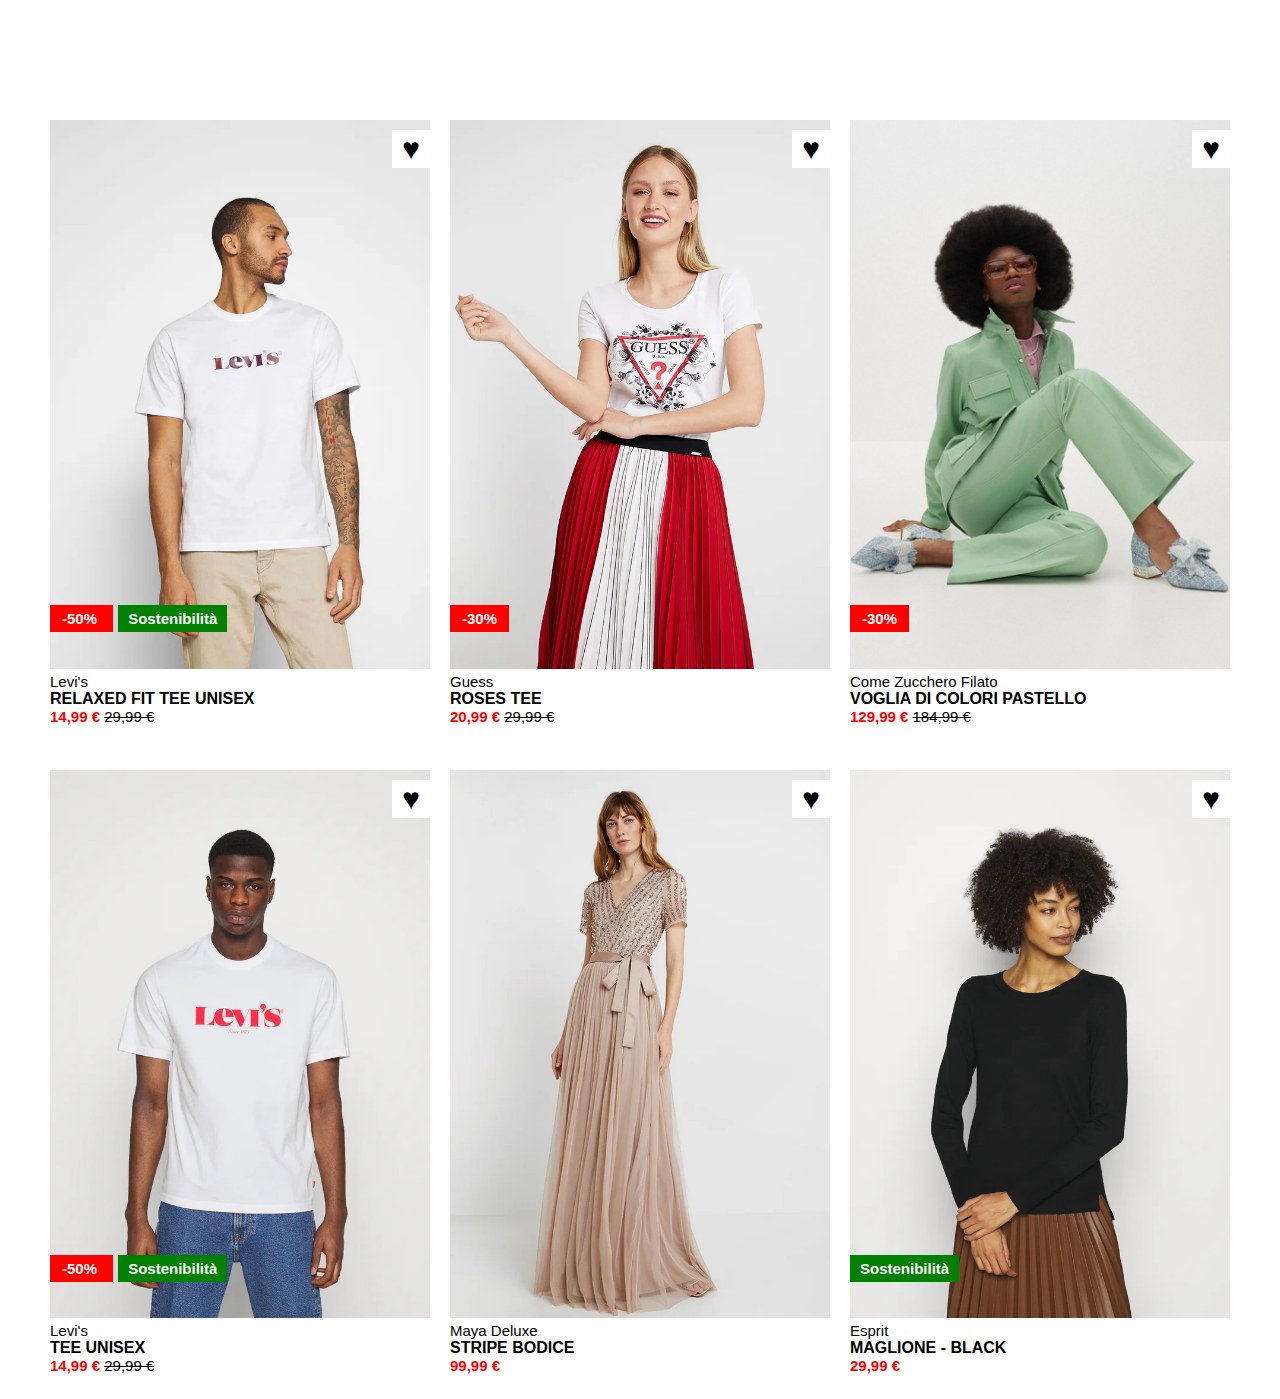
<file: index.html>
<!DOCTYPE html>
<html lang="en">

<head>
    <meta charset="UTF-8">
    <meta name="viewport" content="width=device-width, initial-scale=1.0">
    <title>Boolando</title>
    <link rel="stylesheet" href="./css/style.css">
    <link rel="stylesheet" href="./css/layout.css">
    <link rel="stylesheet" href="./css/utility.css">
</head>

<body>
    <header>

    </header>
    <main>
        <div class="container">
            <div class="row">
                <div class="col-33">
                    <div class="content">
                        <!-- IMAGES -->
                        <img class="main-pic" src="./img/1.webp" alt="img1">
                        <img class="hover-pic" src="./img/1b.webp" alt="img1b">
                        <!-- TEXT -->
                        <div class="text">
                            <div class="brand">
                                Levi's
                            </div>
                            <div class="item">
                                RELAXED FIT TEE UNISEX
                            </div>
                            <div class="price">
                                14,99 &euro; <span class="sale-txt">29,99 &euro;</span>
                            </div>
                            <!-- LABELS -->
                            <div class="labels top-490">
                                <span class="sale-label">
                                    -50%
                                </span>
                                <span class="sus-label">
                                    Sostenibilità
                                </span>
                            </div>
                            <div class="hearts-label">
                                &hearts;
                            </div>
                        </div>
                    </div>
                </div>
                <div class="col-33">
                    <div class="content">
                        <!-- IMAGES -->
                        <img class="main-pic" src="./img/2.webp" alt="img2">
                        <img class="hover-pic" src="./img/2b.webp" alt="img2b">
                        <!-- TEXT -->
                        <div class="text">
                            <div class="brand">
                                Guess
                            </div>
                            <div class="item">
                                ROSES TEE
                            </div>
                            <div class="price">
                                20,99 &euro; <span class="sale-txt">29,99 &euro;</span>
                            </div>
                            <!-- LABELS -->
                            <div class="labels top-490">
                                <span class="sale-label">
                                    -30%
                                </span>
                            </div>
                            <div class="hearts-label">
                                &hearts;
                            </div>
                        </div>
                    </div>
                </div>
                <div class="col-33">
                    <div class="content">
                        <!-- IMAGES -->
                        <img class="main-pic" src="./img/3.webp" alt="img3">
                        <img class="hover-pic" src="./img/3b.webp" alt="img3b">
                        <!-- TEXT -->
                        <div class="text">
                            <div class="brand">
                                Come Zucchero Filato
                            </div>
                            <div class="item">
                                VOGLIA DI COLORI PASTELLO
                            </div>
                            <div class="price">
                                129,99 &euro; <span class="sale-txt">184,99 &euro;</span>
                            </div>
                            <!-- LABELS -->
                            <div class="labels top-490">
                                <span class="sale-label">
                                    -30%
                                </span>
                            </div>
                            <div class="hearts-label">
                                &hearts;
                            </div>
                        </div>
                    </div>
                </div>
                <div class="col-33">
                    <div class="content">
                        <!-- IMAGES -->
                        <img class="main-pic" src="./img/4.webp" alt="img4">
                        <img class="hover-pic" src="./img/4b.webp" alt="img4b">
                        <!-- TEXT -->
                        <div class="text">
                            <div class="brand">
                                Levi's
                            </div>
                            <div class="item">
                                TEE UNISEX
                            </div>
                            <div class="price">
                                14,99 &euro; <span class="sale-txt">29,99 &euro;</span>
                            </div>
                            <!-- LABELS -->
                            <div class="labels top-490">
                                <span class="sale-label">
                                    -50%
                                </span>
                                <span class="sus-label">
                                    Sostenibilità
                                </span>
                            </div>
                            <div class="hearts-label">
                                &hearts;
                            </div>
                        </div>
                    </div>
                </div>
                <div class="col-33">
                    <div class="content">
                        <!-- IMAGES -->
                        <img class="main-pic" src="./img/5.webp" alt="img5">
                        <img class="hover-pic" src="./img/5b.webp" alt="img5b">
                        <!-- TEXT -->
                        <div class="text">
                            <div class="brand">
                                Maya Deluxe
                            </div>
                            <div class="item">
                                STRIPE BODICE
                            </div>
                            <div class="price">
                                99,99 &euro;
                            </div>
                            <!-- LABELS -->
                            <div class="hearts-label">
                                &hearts;
                            </div>
                        </div>
                    </div>
                </div>
                <div class="col-33">
                    <div class="content">
                        <!-- IMAGES -->
                        <img class="main-pic" src="./img/6.webp" alt="img6">
                        <img class="hover-pic" src="./img/6b.webp" alt="img6">
                        <!-- TEXT -->
                        <div class="text">
                            <div class="brand">
                                Esprit
                            </div>
                            <div class="item">
                                MAGLIONE - BLACK
                            </div>
                            <div class="price">
                                29,99 &euro;
                            </div>
                            <!-- LABELS -->
                            <div class="labels top-490">
                                <span class="sus-label">
                                    Sostenibilità
                                </span>
                            </div>
                            <div class="hearts-label">
                                &hearts;
                            </div>
                        </div>
                    </div>
                </div>
            </div>
        </div>

    </main>
</body>

</html>
</file>
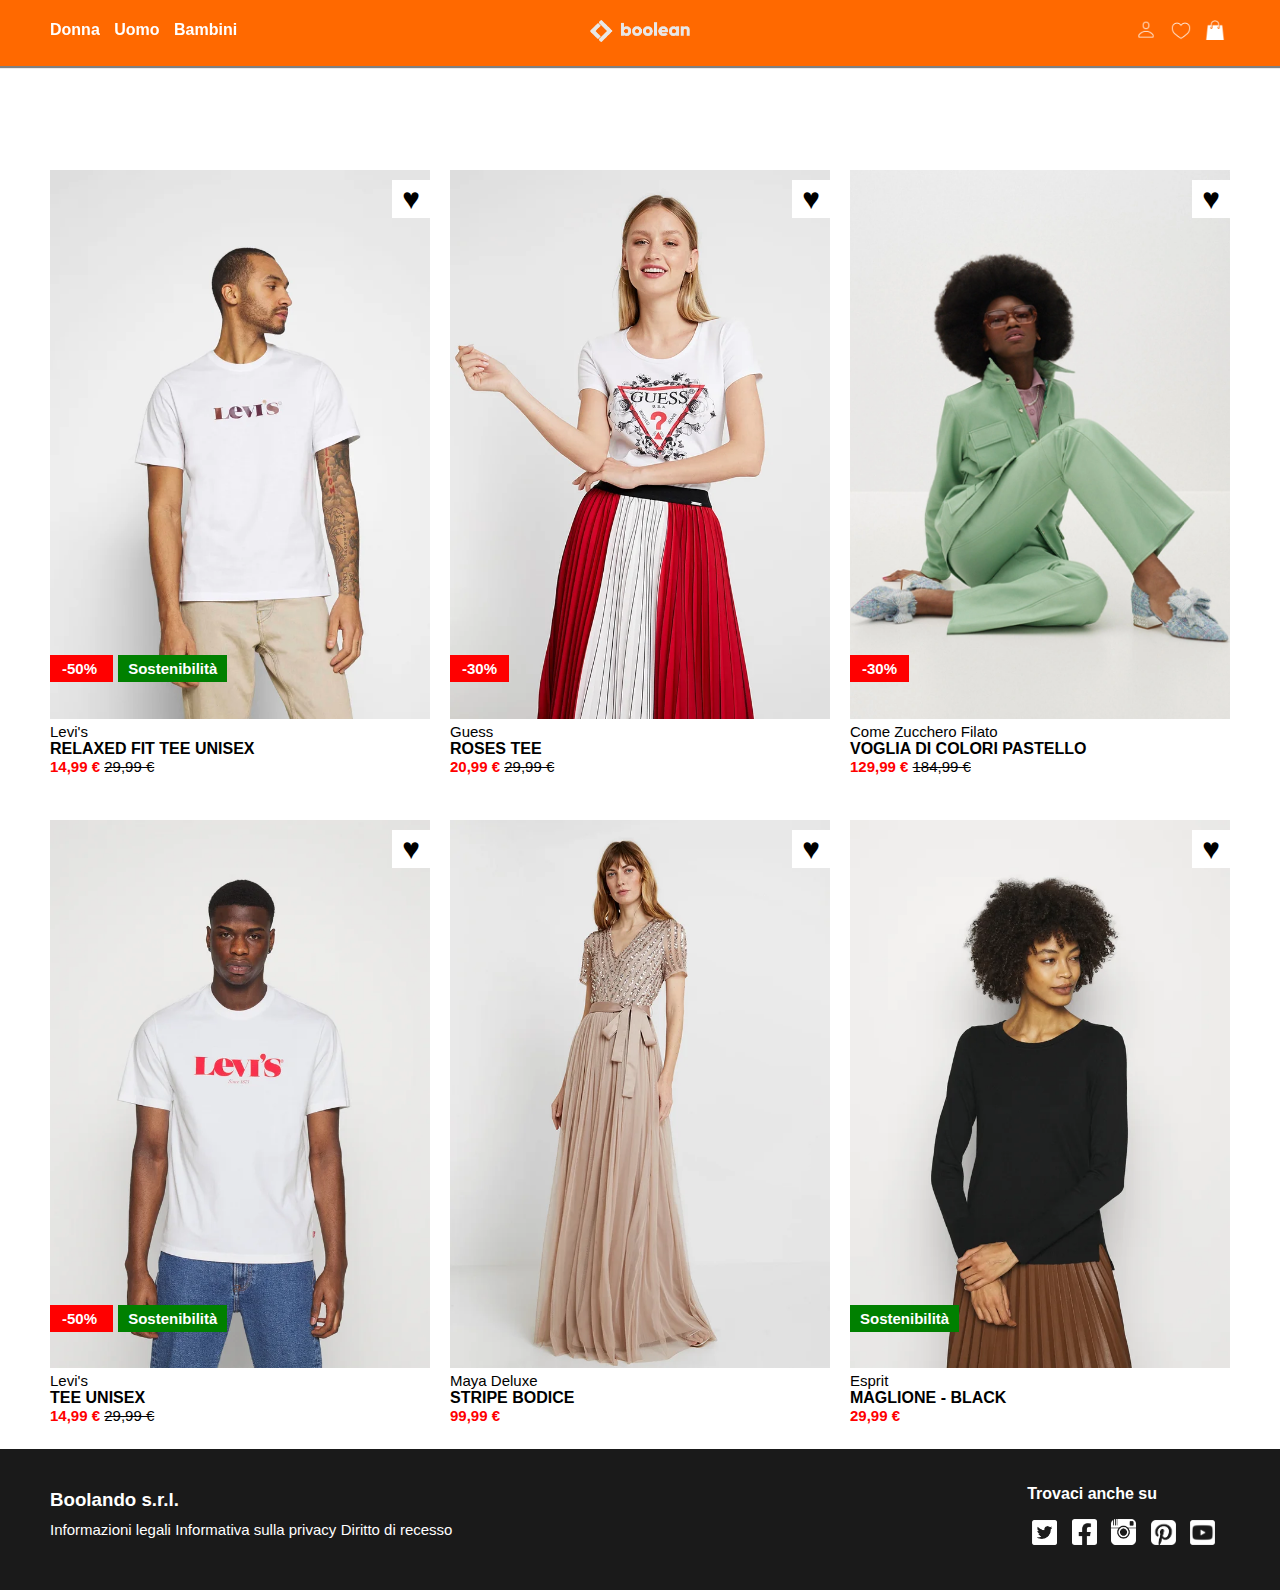
<file: bonus/index.html>
<!DOCTYPE html>
<html lang="en">

<head>
    <meta charset="UTF-8">
    <meta name="viewport" content="width=device-width, initial-scale=1.0">
    <title>Boolando</title>
    <link rel="stylesheet" href="./css/style.css">
    <link rel="stylesheet" href="./css/layout.css">
    <link rel="stylesheet" href="./css/utility.css">
</head>

<body>
    <header>
        <div class="container">
            <div class="row">
                <div class="col-33">
                    <div class="categories">
                        <a href="">Donna</a>
                        <a href="">Uomo</a>
                        <a href="">Bambini</a>
                    </div>
                </div>
                <div class="col-33 text-center">
                    <a href="">
                        <img class="logo" src="./img/boolean-logo.png" alt="logo">
                    </a>
                </div>
                <div class="col-33">
                    <div class="container-icon">
                        <img class="icon" src="./img/user.png" alt="user">
                        <img class="icon" src="./img/like.png" alt="like">
                        <img class="icon" src="./img/shopping-bag.png" alt="shop">
                    </div>
                </div>
            </div>
        </div>

        </div>
    </header>
    <main>
        <div class="container">
            <div class="row">
                <div class="col-33">
                    <div class="content">
                        <!-- IMAGES -->
                        <img class="main-pic" src="./img/1.webp" alt="img1">
                        <img class="hover-pic" src="./img/1b.webp" alt="img1b">
                        <!-- TEXT -->
                        <div class="text">
                            <div class="brand">
                                Levi's
                            </div>
                            <div class="item">
                                RELAXED FIT TEE UNISEX
                            </div>
                            <div class="price">
                                14,99 &euro; <span class="sale-txt">29,99 &euro;</span>
                            </div>
                            <!-- LABELS -->
                            <div class="labels top-490">
                                <span class="sale-label">
                                    -50%
                                </span>
                                <span class="sus-label">
                                    Sostenibilità
                                </span>
                            </div>
                            <div class="hearts-label">
                                &hearts;
                            </div>
                        </div>
                    </div>
                </div>
                <div class="col-33">
                    <div class="content">
                        <!-- IMAGES -->
                        <img class="main-pic" src="./img/2.webp" alt="img2">
                        <img class="hover-pic" src="./img/2b.webp" alt="img2b">
                        <!-- TEXT -->
                        <div class="text">
                            <div class="brand">
                                Guess
                            </div>
                            <div class="item">
                                ROSES TEE
                            </div>
                            <div class="price">
                                20,99 &euro; <span class="sale-txt">29,99 &euro;</span>
                            </div>
                            <!-- LABELS -->
                            <div class="labels top-490">
                                <span class="sale-label">
                                    -30%
                                </span>
                            </div>
                            <div class="hearts-label">
                                &hearts;
                            </div>
                        </div>
                    </div>
                </div>
                <div class="col-33">
                    <div class="content">
                        <!-- IMAGES -->
                        <img class="main-pic" src="./img/3.webp" alt="img3">
                        <img class="hover-pic" src="./img/3b.webp" alt="img3b">
                        <!-- TEXT -->
                        <div class="text">
                            <div class="brand">
                                Come Zucchero Filato
                            </div>
                            <div class="item">
                                VOGLIA DI COLORI PASTELLO
                            </div>
                            <div class="price">
                                129,99 &euro; <span class="sale-txt">184,99 &euro;</span>
                            </div>
                            <!-- LABELS -->
                            <div class="labels top-490">
                                <span class="sale-label">
                                    -30%
                                </span>
                            </div>
                            <div class="hearts-label">
                                &hearts;
                            </div>
                        </div>
                    </div>
                </div>
                <div class="col-33">
                    <div class="content">
                        <!-- IMAGES -->
                        <img class="main-pic" src="./img/4.webp" alt="img4">
                        <img class="hover-pic" src="./img/4b.webp" alt="img4b">
                        <!-- TEXT -->
                        <div class="text">
                            <div class="brand">
                                Levi's
                            </div>
                            <div class="item">
                                TEE UNISEX
                            </div>
                            <div class="price">
                                14,99 &euro; <span class="sale-txt">29,99 &euro;</span>
                            </div>
                            <!-- LABELS -->
                            <div class="labels top-490">
                                <span class="sale-label">
                                    -50%
                                </span>
                                <span class="sus-label">
                                    Sostenibilità
                                </span>
                            </div>
                            <div class="hearts-label">
                                &hearts;
                            </div>
                        </div>
                    </div>
                </div>
                <div class="col-33">
                    <div class="content">
                        <!-- IMAGES -->
                        <img class="main-pic" src="./img/5.webp" alt="img5">
                        <img class="hover-pic" src="./img/5b.webp" alt="img5b">
                        <!-- TEXT -->
                        <div class="text">
                            <div class="brand">
                                Maya Deluxe
                            </div>
                            <div class="item">
                                STRIPE BODICE
                            </div>
                            <div class="price">
                                99,99 &euro;
                            </div>
                            <!-- LABELS -->
                            <div class="hearts-label">
                                &hearts;
                            </div>
                        </div>
                    </div>
                </div>
                <div class="col-33">
                    <div class="content">
                        <!-- IMAGES -->
                        <img class="main-pic" src="./img/6.webp" alt="img6">
                        <img class="hover-pic" src="./img/6b.webp" alt="img6">
                        <!-- TEXT -->
                        <div class="text">
                            <div class="brand">
                                Esprit
                            </div>
                            <div class="item">
                                MAGLIONE - BLACK
                            </div>
                            <div class="price">
                                29,99 &euro;
                            </div>
                            <!-- LABELS -->
                            <div class="labels top-490">
                                <span class="sus-label">
                                    Sostenibilità
                                </span>
                            </div>
                            <div class="hearts-label">
                                &hearts;
                            </div>
                        </div>
                    </div>
                </div>
            </div>
        </div>
    </main>
    <footer>
        <div class="container">
            <div class="row">
                <div class="col-50">
                    <div class="info">
                        <h3>Boolando s.r.l.</h3>
                        <a href="">Informazioni legali</a>
                        <a href="">Informativa sulla privacy</a>
                        <a href="">Diritto di recesso</a>
                    </div>
                </div>
                <div class="col-50">
                    <div class="social">
                        <h4>Trovaci anche su</h4>
                        <div class="social-logo">
                            <img src="./img/twitter-square-icon.webp" alt="twitter">
                            <img src="./img/facebook-square-icon.png" alt="facebook">
                            <img src="./img/Black_Instagram_icon.svg.png" alt="instagram">
                            <img src="./img/pinterest-square-512.webp" alt="pinterest">
                            <img src="./img/youtube-square.png" alt="youtube">
                        </div>

                    </div>
                </div>
            </div>
        </div>
    </footer>
</body>

</html>
</file>
<file: css/style.css>
* {
    margin: 0;
    padding: 0;
    box-sizing: border-box;
}

body {
    font-family: Arial, Helvetica, sans-serif;
}

main {
    margin-top: 100px;
}

/* POSITION */
.left-0 {
    left: 0px;
}

.right-210 {
    right: 210px;
}

.top-10 {
    top: 10px
}

.top-490 {
    top: 490px
}

/* HEADER */

/* IMAGES */

.content {
    position: relative;
}

img {
    width: 100%;
}

.main-pic {
    /* display: block; */
}

.hover-pic {
    display: none;
}

.content:hover .main-pic {
    display: none;
}

.content:hover .hover-pic {
    display: inline-block;
}

/* ----- TEXT ----- */
.text {
    padding-bottom: 5px;
}

.brand {
    font-size: 15px;
}

.item {
    font-weight: 600;
}

.price {
    font-size: 15px;
    font-weight: 600;
    color: red;
}

.sale-txt {
    font-size: 15px;
    font-weight: 400;
    color: black;
    text-decoration: line-through;
}

.labels {
    position: absolute;
}

.sale-label {
    font-size: 15px;
    background-color: red;
    color: white;
    font-weight: 600;
    padding: 5px 12px;
    margin-right: 5px;
}

.sus-label {
    font-size: 15px;
    background-color: green;
    color: white;
    font-weight: 600;
    padding: 5px 10px;
}

.hearts-label {
    position: absolute;
    background-color: white;
    padding: 2px 10px;
    font-size: 30px;
    top: 10px;
    right: 0px;
}
</file>
<file: css/layout.css>
/* ---------------- LAYOUT ----------------- */
.container {
    max-width: 1200px;
    margin: auto;
}

.container-small {
    max-width: 900px;
    margin: auto;
}

.row {
    display: flex;
    flex-wrap: wrap;
}

.d-flex {
    display: flex;
}

.col-10 {
    width: 10%;
}

.col-20 {
    width: 20%;
}

.col-30 {
    width: 30%;
}

.col-33 {
    margin: 20px 10px;
    width: calc(100% / 3 - 20px);
}

.col-40 {
    width: 40%;
}

.col-50 {
    width: 50%;
}

.col-60 {
    width: 60%;
}

.col-100 {
    width: 100%;
}

.col-1-6 {
    width: calc(100%/6);
}

.col-2-6 {
    width: calc(100%/6*2);
    padding-right: 40px;
}

.divisor {
    margin: auto;
    height: 1px;
    width: 70%;
    background-color: #8EA1E1;
    ;
}
</file>
<file: css/utility.css>
/* --------------- UTILITY ---------------*/
.border-dashed {
    padding: 5px;
    border: 1px solid;
    border-style: dashed;
}

.justify-between {
    justify-content: space-between;
}

.text-center {
    text-align: center;
}

.text-right {
    text-align: right;
}

.align-center {
    align-items: center;
}

/* PADDING */
.py-10 {
    padding: 10px 0;
}

.py-40 {
    padding: 40px 0;
}

.px-10 {
    padding: 0 10px;
}

.px-40 {
    padding: 0 40px;
}

.padding-footer {
    padding-top: 20px;
    padding-bottom: 20px;
}

.padding-top-30 {
    padding-top: 30px;
}

.padding-top-60 {
    padding-top: 60px;
}

.py-bottom-140 {
    padding-bottom: 140px;
}

/* MARGIN */

.margin-10px {
    margin: 10px;
}

.margin-20px {
    margin: 20px;
}

.margin-50px {
    margin: 50px;
}

/* HEIGHT */
.height-400px {
    height: 400px;
}

.height-700px {
    height: 700px;
}

/* TEXT COLOR */

.white {
    color: white;
}

.lilac {
    color: #7189D9;
}


/* BACKGROUNDS */
.bg-orange {
    background-color: orange;
}

.bg-violet {
    background-color: violet;
}

.bg-pink {
    background-color: pink;
}

.bg-blue {
    background-color: cornflowerblue;
}

.bg-darkblue {
    background-color: darkblue;
}

.bg-lightgrey {
    background-color: #F6F6F6;
}

.bg-green {
    background-color: green;
}

.bg-darkgrey {
    background-color: #23272A;
}

.bg-aquamarine {
    background-color: aquamarine;
}

.bg-lilac {
    background-color: #8EA1E1;
}
</file>
<file: bonus/css/style.css>
* {
    margin: 0;
    padding: 0;
    box-sizing: border-box;
}

body {
    font-family: Arial, Helvetica, sans-serif;
}

main {
    padding-top: 150px;
}

/* POSITION */
.left-0 {
    left: 0px;
}

.right-210 {
    right: 210px;
}

.top-10 {
    top: 10px
}

.top-490 {
    top: 490px
}

/* HEADER */
header {
    position: fixed;
    width: 100%;
    background-color: #FF6900;
    z-index: 10;
    font-weight: 600;
    box-shadow: 0 2px 1px gray;
}

.categories {
    display: inline-block;
    vertical-align: middle;
}

.categories a {
    color: white;
    text-decoration: none;
    margin-right: 10px;
}

.logo {
    width: 100px;
}

.container-icon {
    vertical-align: middle;
    float: right;
}

.icon {
    vertical-align: middle;
    width: 20px;
    margin: 0px 5px;
    filter: invert(100%) sepia(100%) saturate(0%) hue-rotate(138deg) brightness(102%) contrast(101%);
}

/* IMAGES */

.content {
    position: relative;
}

img {
    width: 100%;
}

.hover-pic {
    display: none;
}

.content:hover .main-pic {
    display: none;
}

.content:hover .hover-pic {
    display: inline-block;
}

/* ----- TEXT ----- */
.text {
    padding-bottom: 5px;
}

.brand {
    font-size: 15px;
}

.item {
    font-weight: 600;
}

.price {
    font-size: 15px;
    font-weight: 600;
    color: red;
}

.sale-txt {
    font-size: 15px;
    font-weight: 400;
    color: black;
    text-decoration: line-through;
}

.labels {
    position: absolute;
}

.sale-label {
    font-size: 15px;
    background-color: red;
    color: white;
    font-weight: 600;
    padding: 5px 12px;
    margin-right: 5px;
}

.sus-label {
    font-size: 15px;
    background-color: green;
    color: white;
    font-weight: 600;
    padding: 5px 10px;
}

.hearts-label {
    position: absolute;
    background-color: white;
    padding: 2px 10px;
    font-size: 30px;
    top: 10px;
    right: 0px;
}

.hearts-label:hover {
    color: red;
}

/* ----- FOOTER ----- */

footer {
    background-color: #1A1A1A;
    color: white;
    padding: 20px;
}

.info {
    vertical-align: middle;
    padding: 20px 10px;
}

.info h3 {
    padding-bottom: 10px;
}

.info a {
    text-decoration: none;
    line-height: 10px;
    color: white;
    font-size: 15px;
}

.social {
    padding: 20px;
    line-height: 10px;
    float: right;
}

.social h4 {
    margin-bottom: 15px;
}

.social-logo img {
    width: 35px;
    padding: 5px;
    filter: invert(100%) sepia(100%) saturate(0%) hue-rotate(138deg) brightness(102%) contrast(101%);
}
</file>
<file: bonus/css/layout.css>
/* ---------------- LAYOUT ----------------- */
.container {
    max-width: 1200px;
    margin: auto;
}

.container-small {
    max-width: 900px;
    margin: auto;
}

.row {
    display: flex;
    flex-wrap: wrap;
}

.d-flex {
    display: flex;
}

/* JUSTIFY */

.center {
    justify-content: center;
}

.space-between {
    justify-content: space-between;
}

/*----------- COLUMN -----------*/
.col-10 {
    width: 10%;
}

.col-20 {
    width: 20%;
}

.col-30 {
    width: 30%;
}

.col-33 {
    margin: 20px 10px;
    width: calc(100% / 3 - 20px);
}

.col-40 {
    width: 40%;
}

.col-50 {
    width: 50%;
}

.col-60 {
    width: 60%;
}

.col-100 {
    width: 100%;
}

.col-1-6 {
    width: calc(100%/6);
}

.col-2-6 {
    width: calc(100%/6*2);
    padding-right: 40px;
}

.divisor {
    margin: auto;
    height: 1px;
    width: 70%;
    background-color: #8EA1E1;
    ;
}
</file>
<file: bonus/css/utility.css>
/* --------------- UTILITY ---------------*/
.border-dashed {
    padding: 5px;
    border: 1px solid;
    border-style: dashed;
}

.justify-between {
    justify-content: space-between;
}

.text-center {
    text-align: center;
}

.text-right {
    text-align: right;
}

.align-center {
    align-items: center;
}

/* PADDING */
.py-10 {
    padding: 10px 0;
}

.py-40 {
    padding: 40px 0;
}

.px-10 {
    padding: 0 10px;
}

.px-40 {
    padding: 0 40px;
}

.padding-footer {
    padding-top: 20px;
    padding-bottom: 20px;
}

.padding-top-30 {
    padding-top: 30px;
}

.padding-top-60 {
    padding-top: 60px;
}

.py-bottom-140 {
    padding-bottom: 140px;
}

/* MARGIN */

.margin-10px {
    margin: 10px;
}

.margin-20px {
    margin: 20px;
}

.margin-50px {
    margin: 50px;
}

/* HEIGHT */
.height-400px {
    height: 400px;
}

.height-700px {
    height: 700px;
}

/* TEXT COLOR */

.white {
    color: white;
}

.lilac {
    color: #7189D9;
}


/* BACKGROUNDS */
.bg-orange {
    background-color: orange;
}

.bg-violet {
    background-color: violet;
}

.bg-pink {
    background-color: pink;
}

.bg-blue {
    background-color: cornflowerblue;
}

.bg-darkblue {
    background-color: darkblue;
}

.bg-lightgrey {
    background-color: #F6F6F6;
}

.bg-green {
    background-color: green;
}

.bg-darkgrey {
    background-color: #23272A;
}

.bg-aquamarine {
    background-color: aquamarine;
}

.bg-lilac {
    background-color: #8EA1E1;
}
</file>
